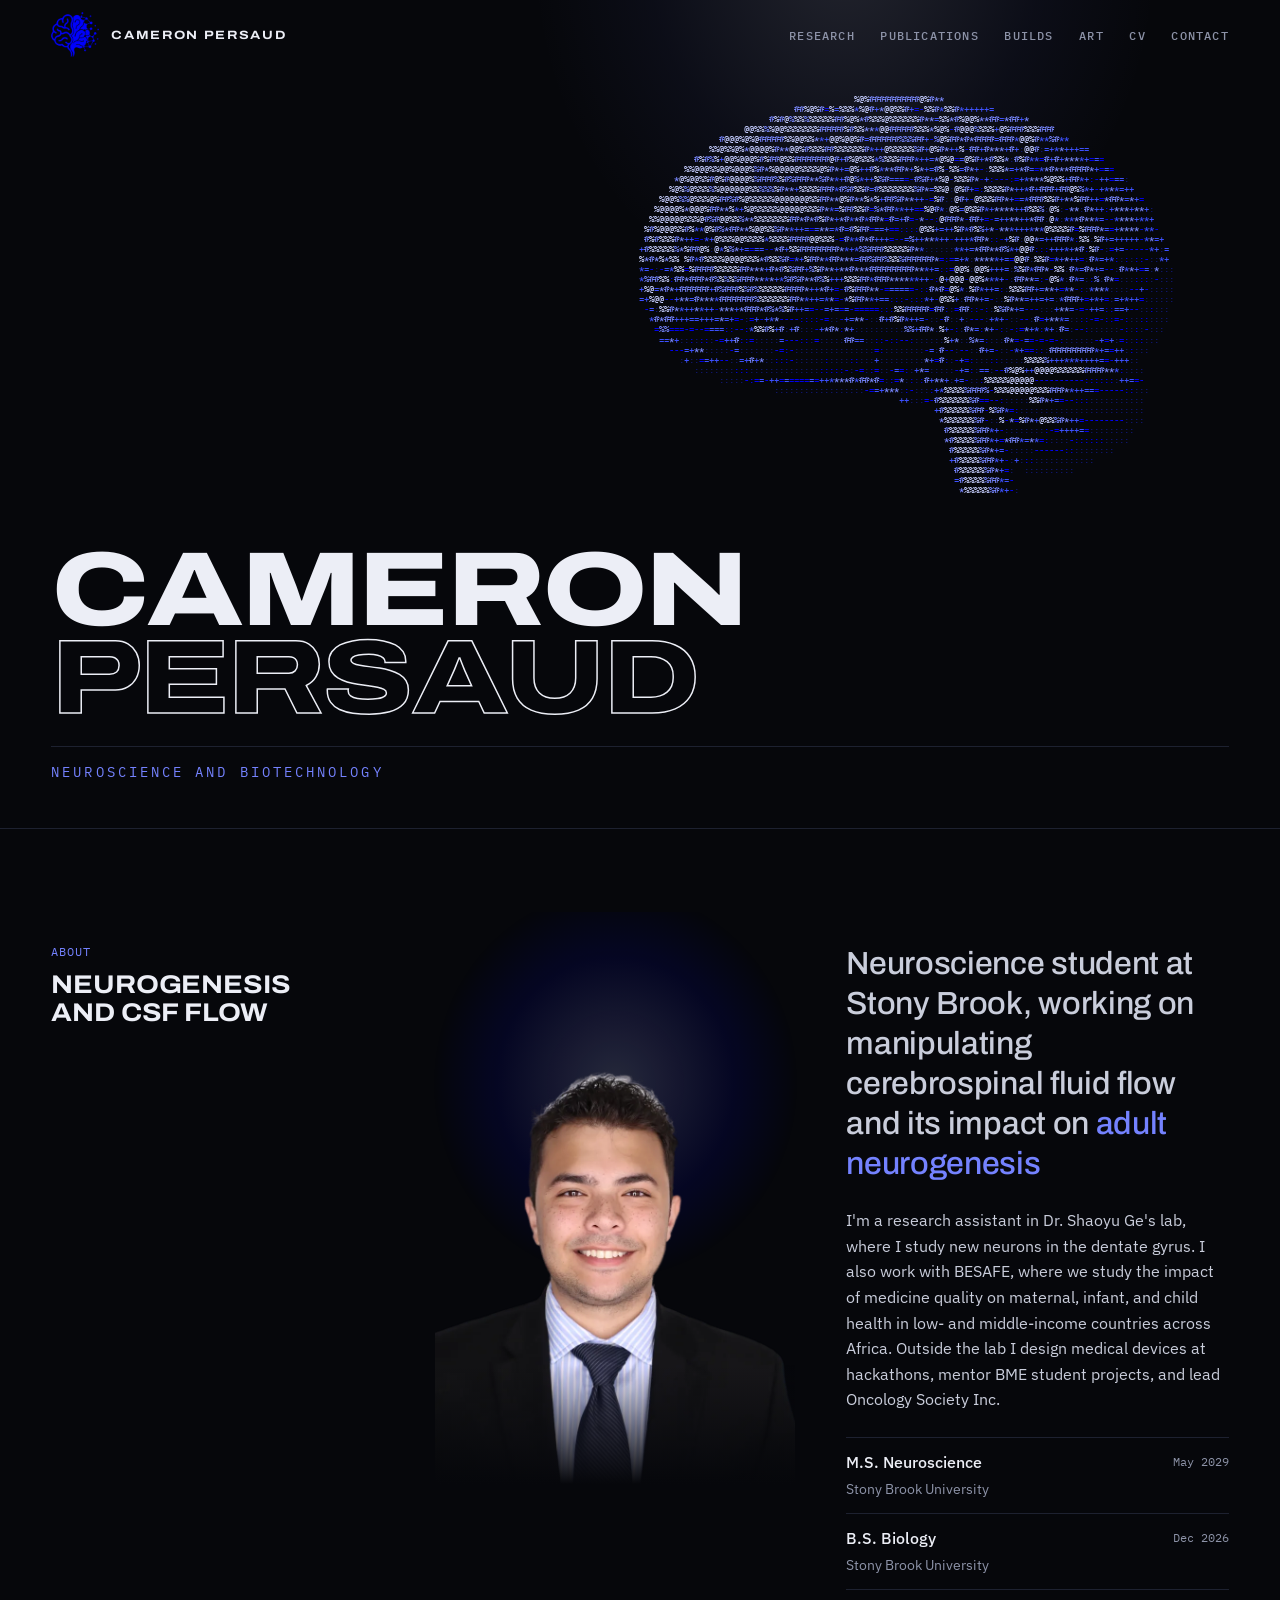
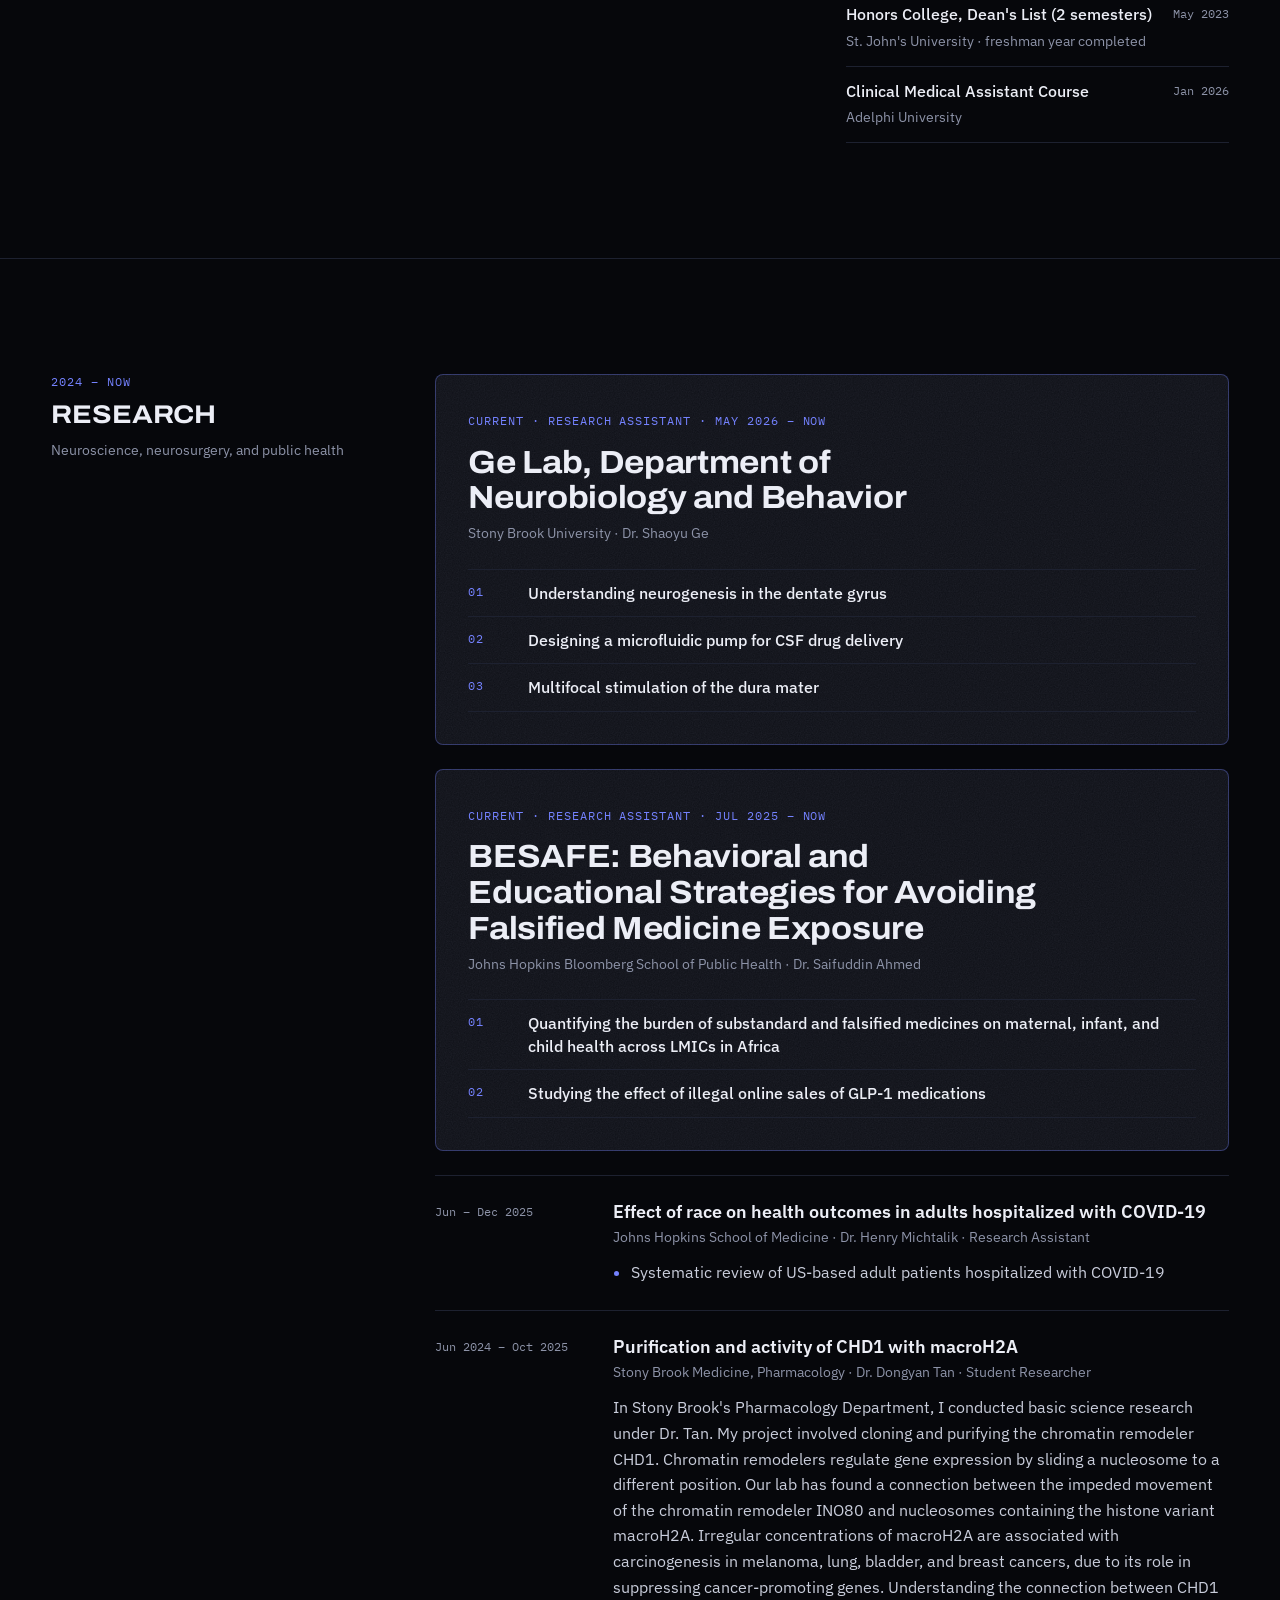
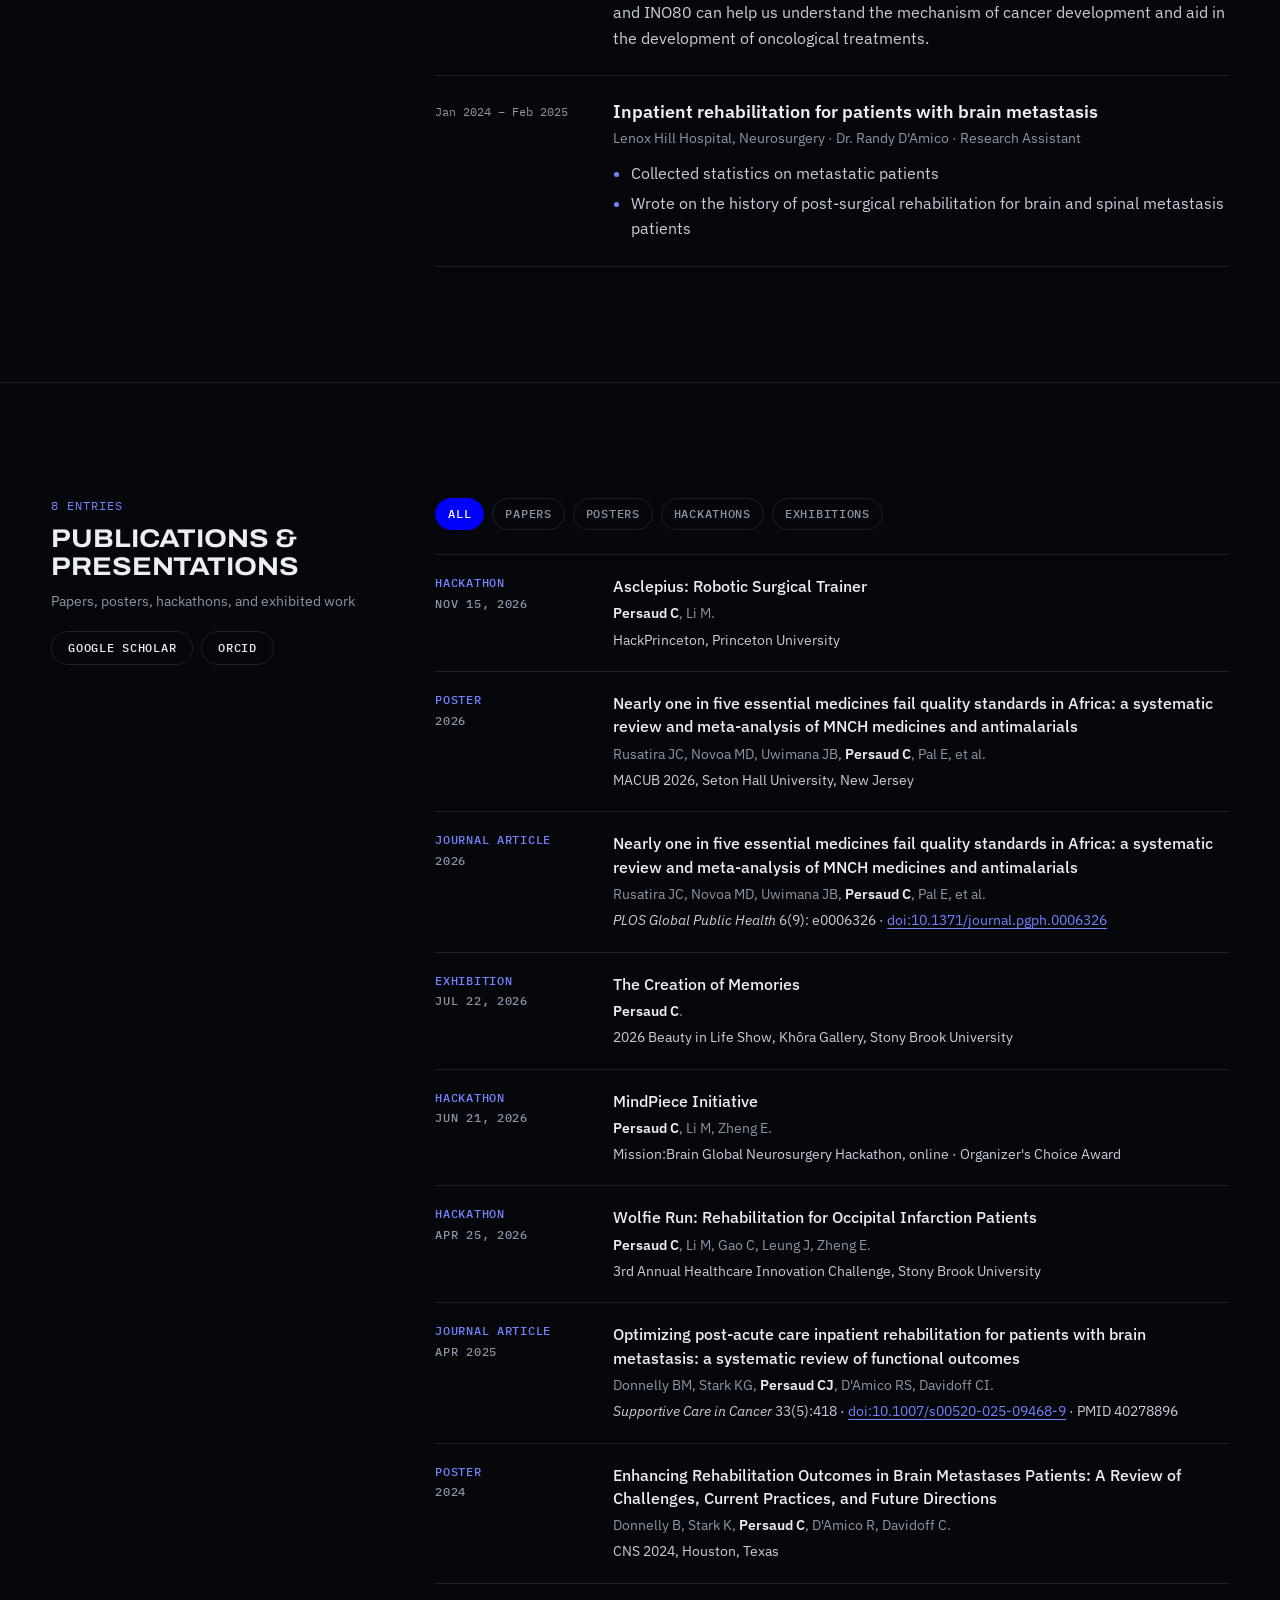
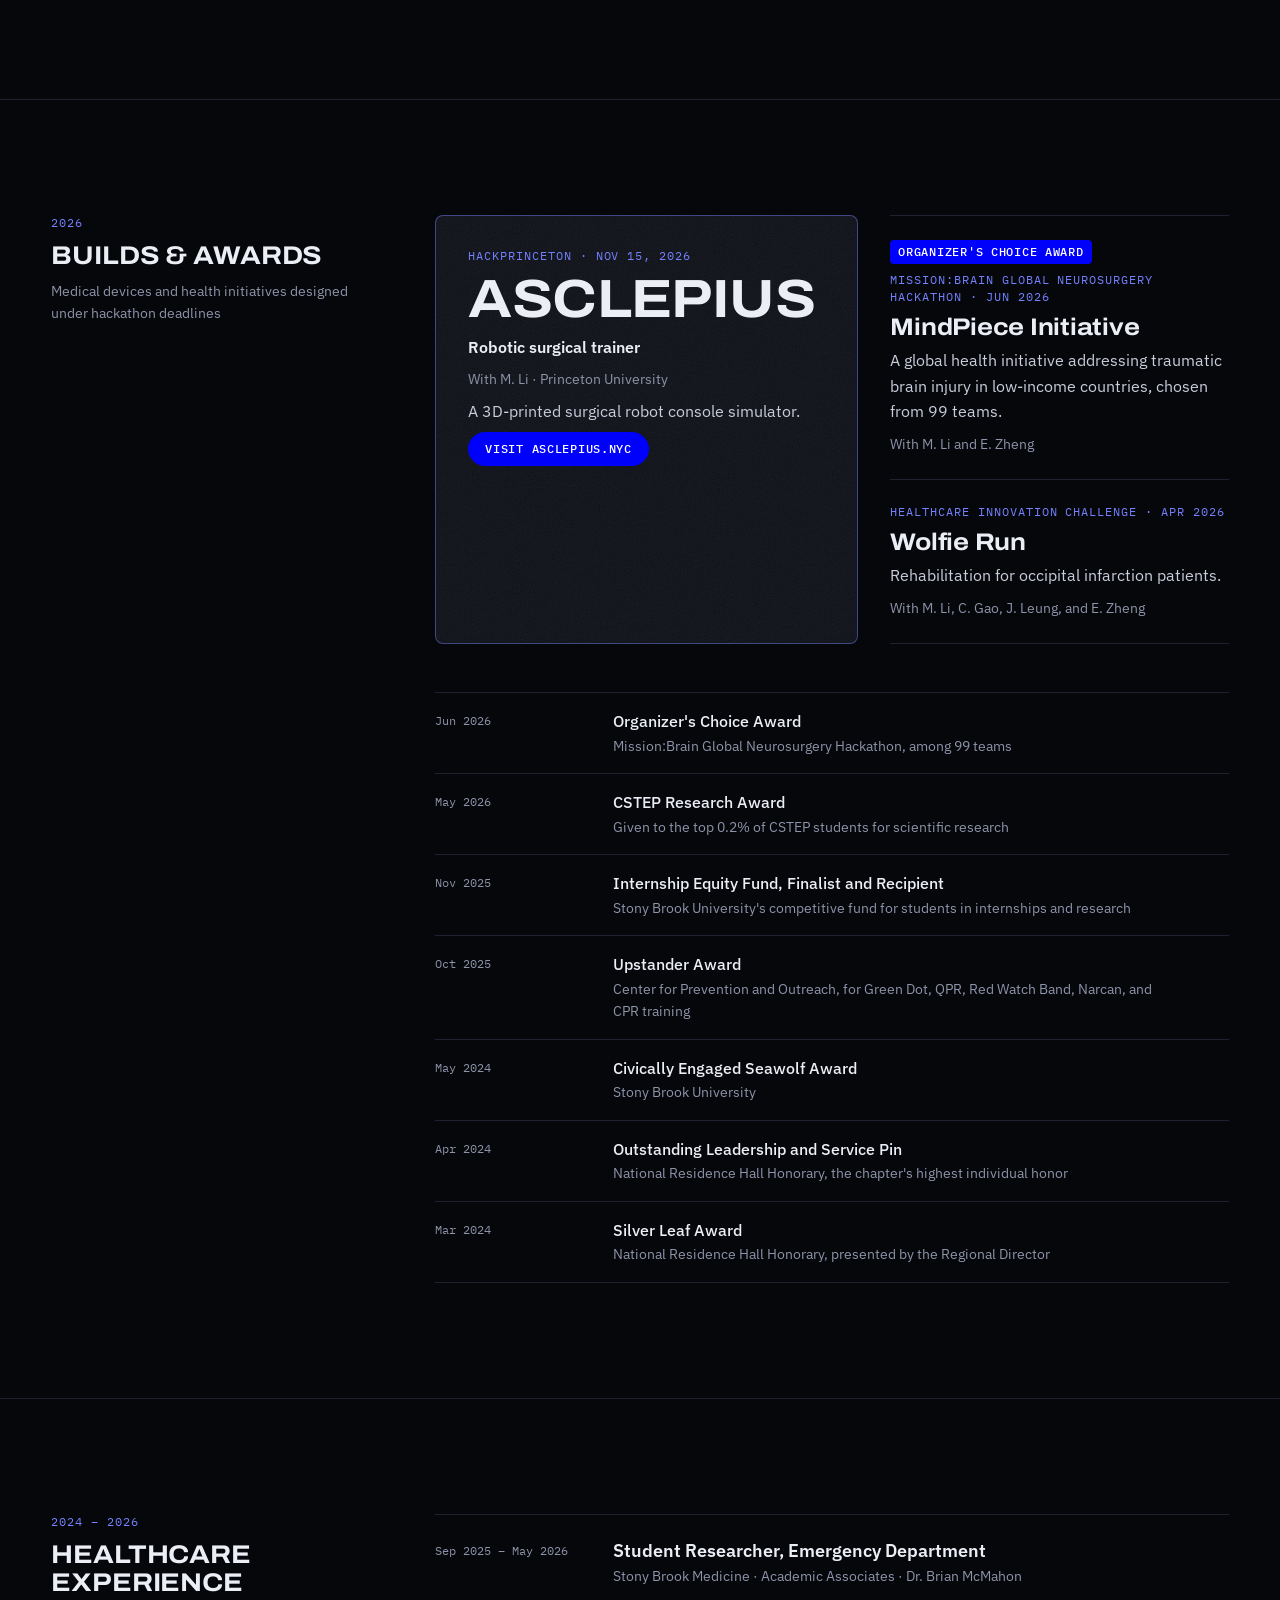
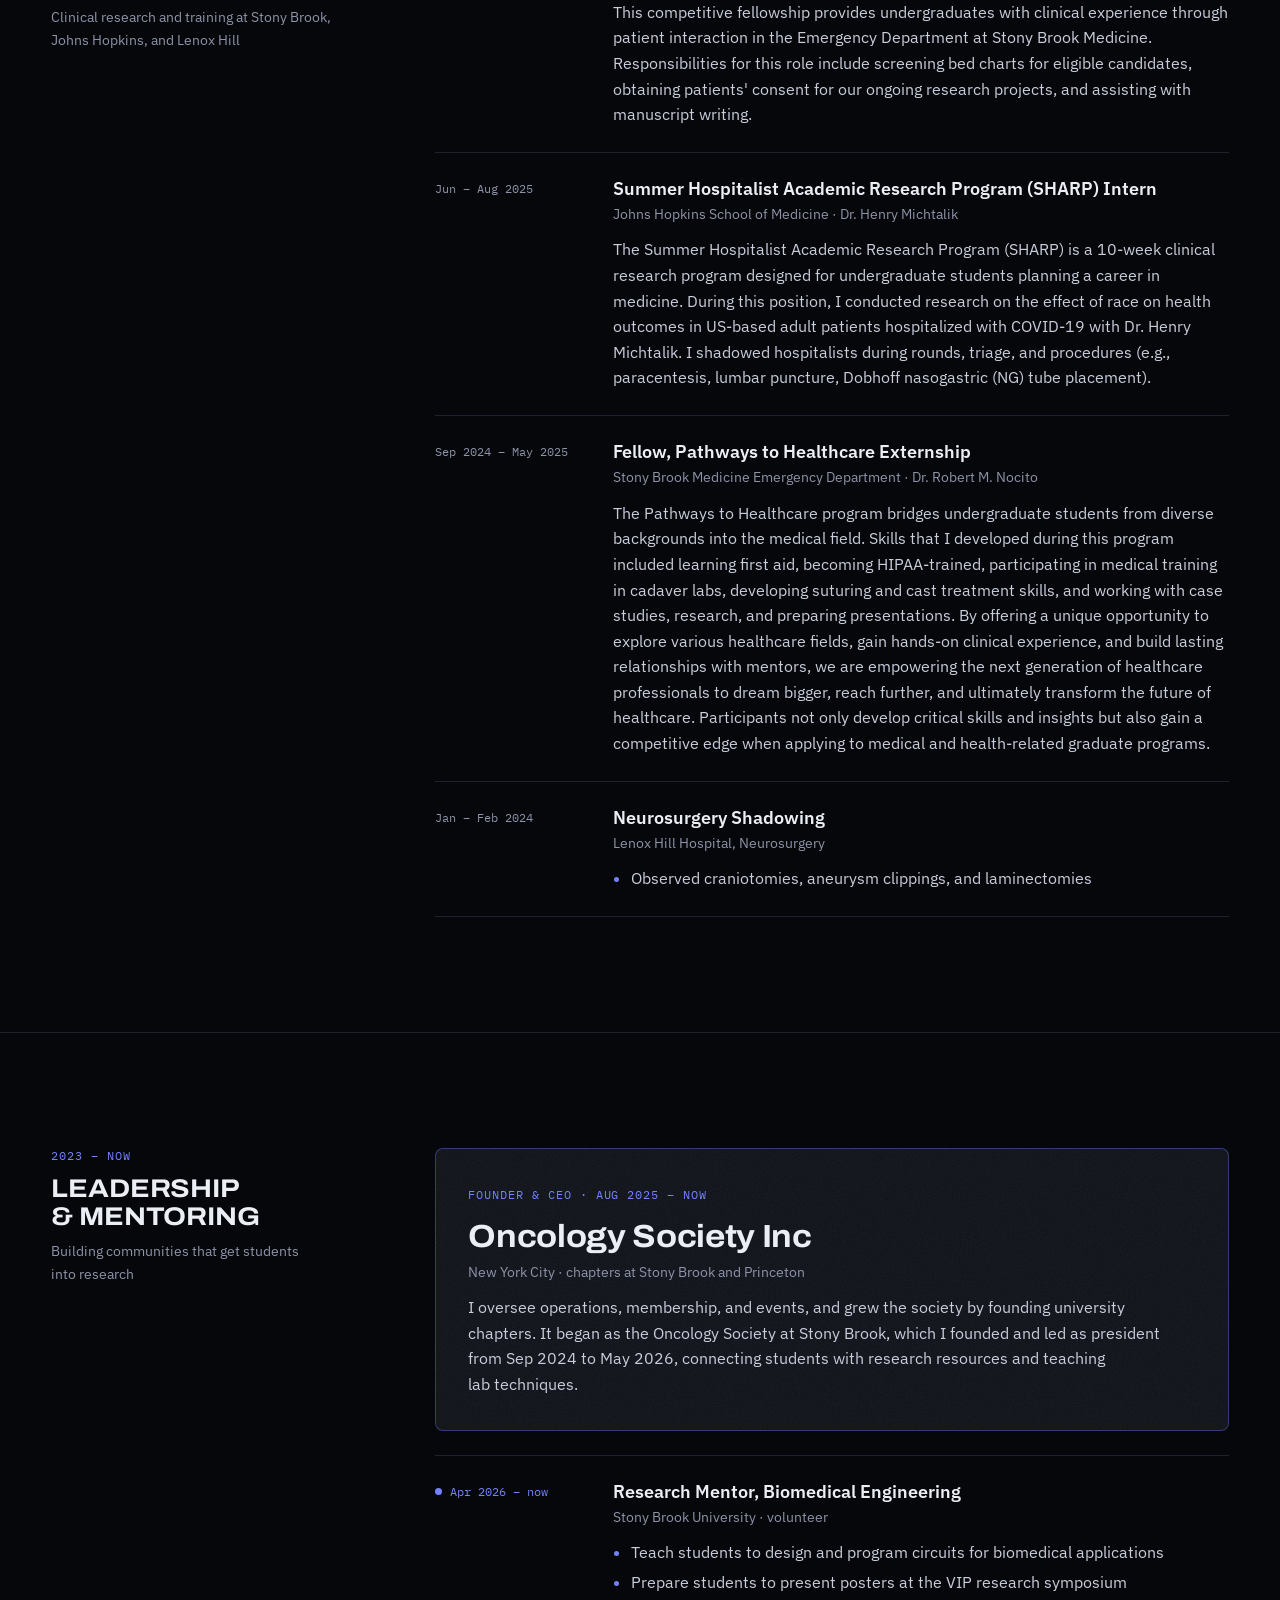
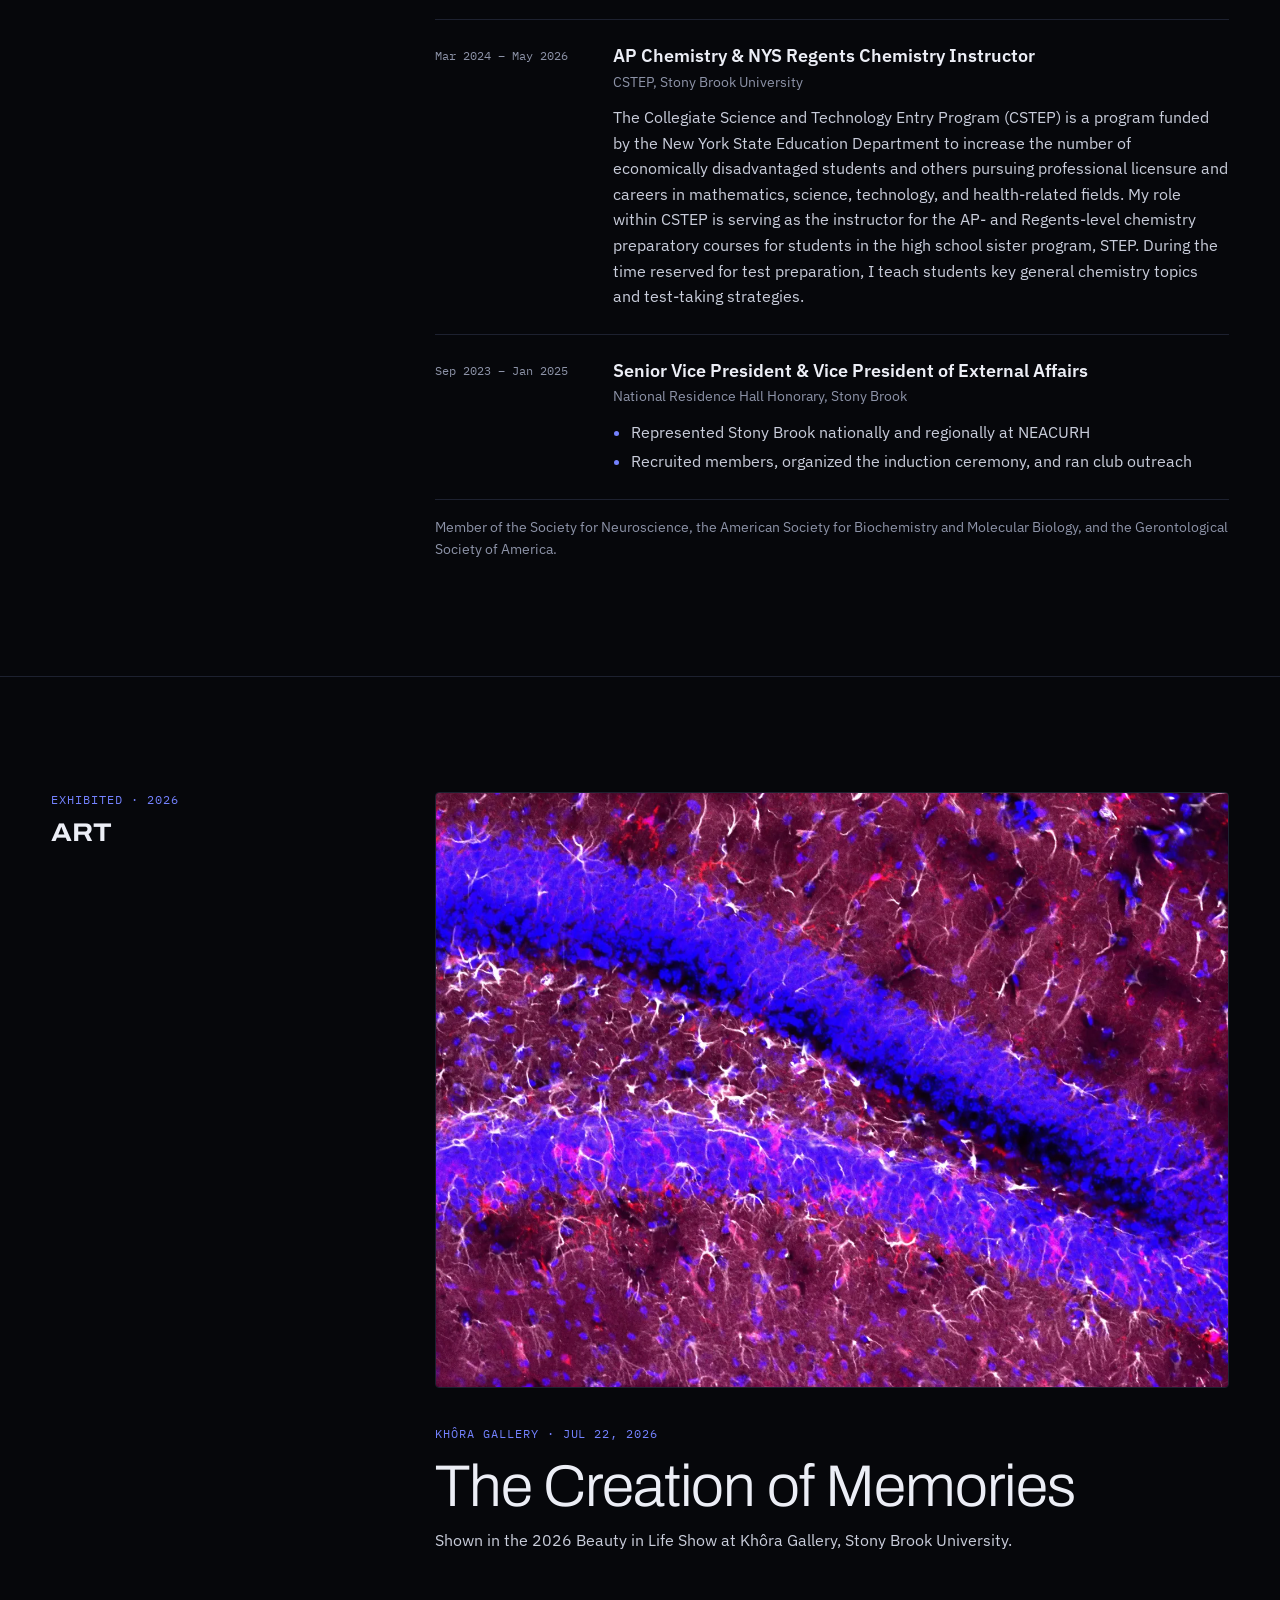
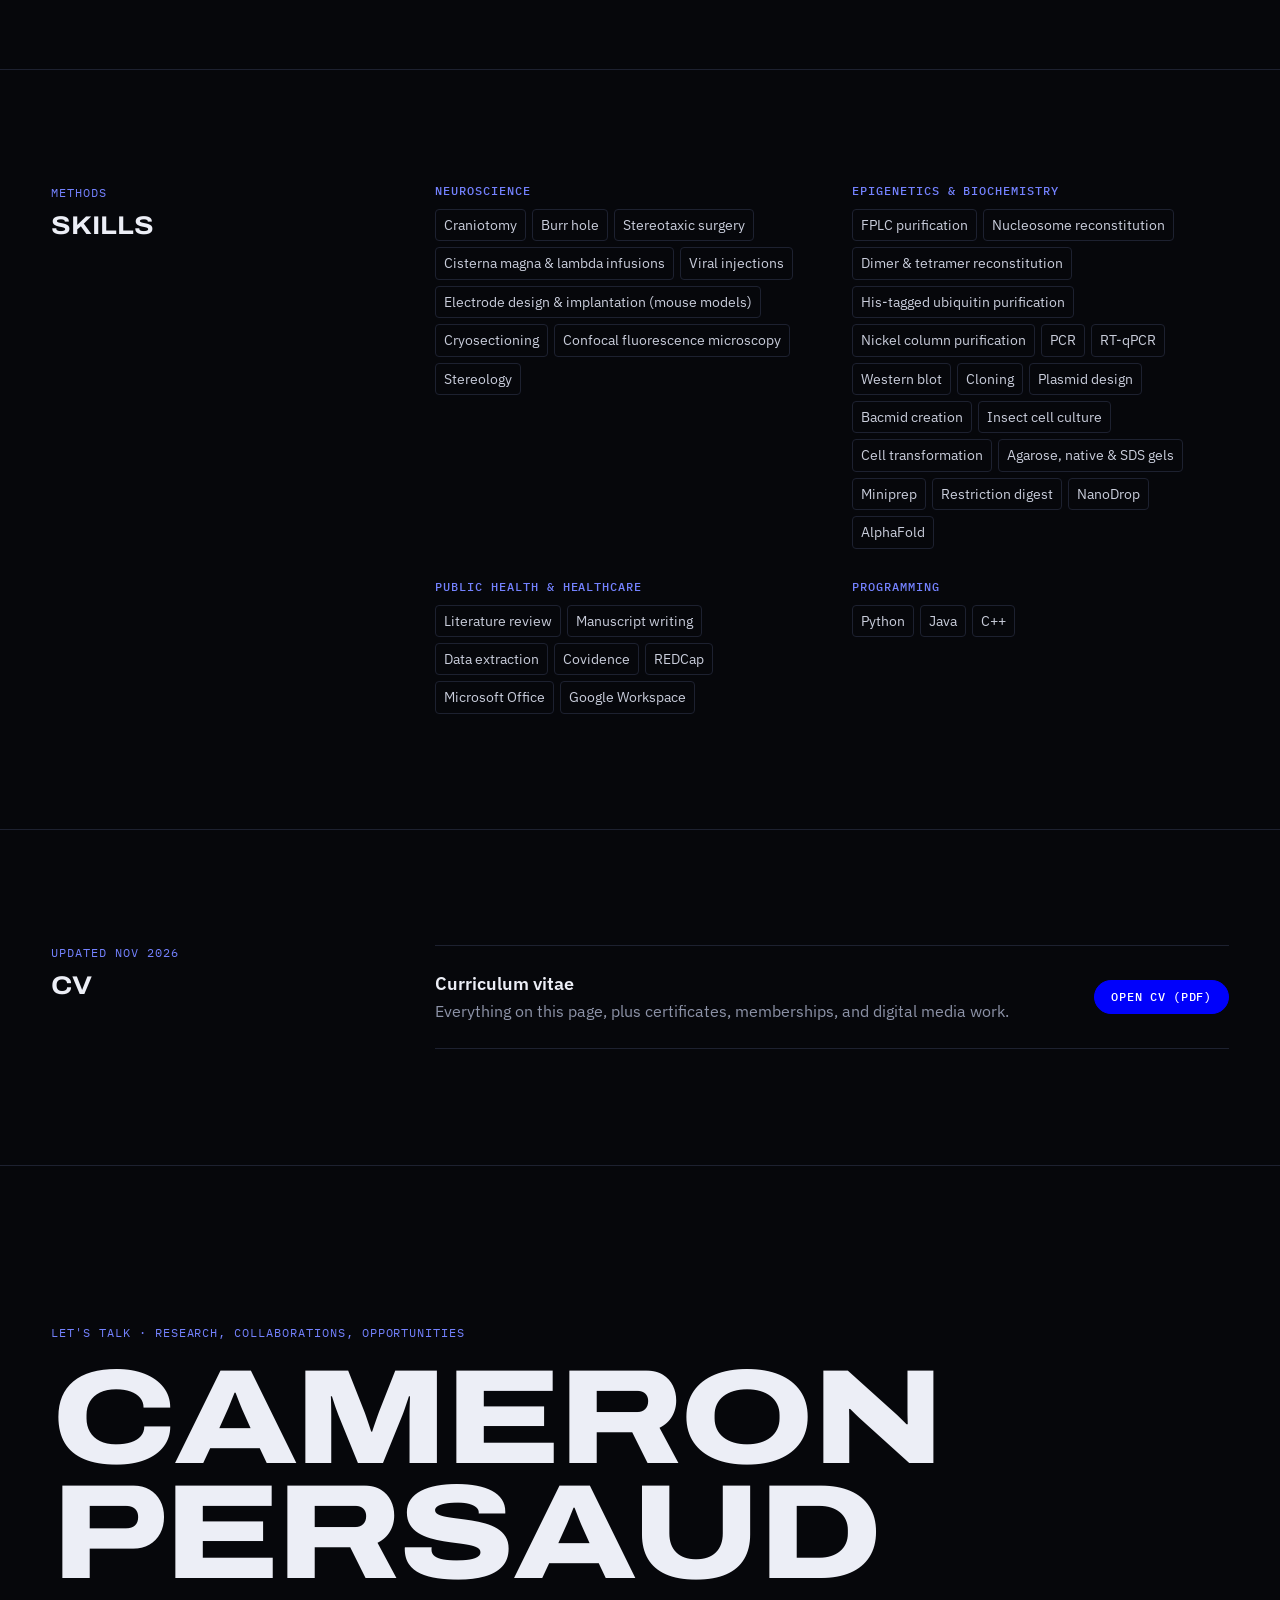
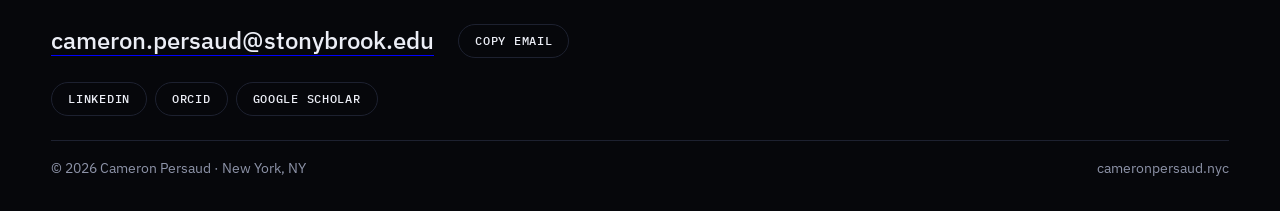
<file: docs/index.html>
<!DOCTYPE html>
<html lang="en">
<head>
<meta charset="utf-8">
<meta name="viewport" content="width=device-width, initial-scale=1">
<title>Cameron Persaud</title>
<meta name="description" content="Cameron Persaud is a neuroscience student and researcher at Stony Brook University studying cerebrospinal fluid flow and adult neurogenesis, with research at Johns Hopkins, Stony Brook Medicine, and Lenox Hill Hospital.">
<link rel="icon" type="image/png" href="assets/favicon.png">
<link rel="canonical" href="https://cameronpersaud.nyc/">
<link rel="apple-touch-icon" href="assets/apple-touch-icon.png">
<meta name="theme-color" content="#06070b">
<meta property="og:type" content="website">
<meta property="og:title" content="Cameron Persaud">
<meta property="og:description" content="Neuroscience student and researcher at Stony Brook University studying cerebrospinal fluid flow and adult neurogenesis.">
<meta property="og:url" content="https://cameronpersaud.nyc/">
<meta property="og:image" content="https://cameronpersaud.nyc/assets/headshot.webp">
<meta name="twitter:card" content="summary">
<link rel="preconnect" href="https://fonts.googleapis.com">
<link rel="preconnect" href="https://fonts.gstatic.com" crossorigin>
<link href="https://fonts.googleapis.com/css2?family=Archivo:wdth,wght@62..125,300..900&family=IBM+Plex+Mono:wght@400;500&family=IBM+Plex+Sans:ital,wght@0,400;0,500;0,600;1,400&display=swap" rel="stylesheet">
<style>
:root{
  /* Layout idea: a dark stage with one spotlight on a rotating brain, then a lab notebook:
     a sticky label rail on the left, entries on the right. */
  --stage:#06070b;        /* the black stage */
  --panel:#0d0f17;        /* the one raised surface, used only where elevation means "current" or "featured" */
  --line:#1d2130;         /* hairlines */
  --ink:#eceef6;          /* primary text */
  --soft:#c9cddb;         /* running text */
  --dim:#8d93a8;          /* secondary text */
  --brand:#0001fb;        /* Cameron's logo blue, sampled from the logo file */
  --signal:#7482ff;       /* the same hue lifted for readable text on black */
  --display:"Archivo", "Helvetica Neue", Arial, sans-serif;  /* expanded, for display only */
  --body:"IBM Plex Sans", "Helvetica Neue", Arial, sans-serif;
  --mono:"IBM Plex Mono", ui-monospace, Menlo, Consolas, monospace;
  /* type scale: every size on the page comes from here */
  --fs-label:12px; --fs-sm:14px; --fs-body:16px; --fs-md:18px; --fs-lg:clamp(20px,2vw,24px); --fs-xl:clamp(24px,2.6vw,32px);
  /* radius: small for tags and chips, medium for the few real cards, pill for buttons */
  --r-sm:4px; --r-md:8px; --r-pill:999px;
  /* film grain in place of gradients on raised panels */
  --grain:url("data:image/svg+xml,%3Csvg xmlns='http://www.w3.org/2000/svg' width='180' height='180'%3E%3Cfilter id='n'%3E%3CfeTurbulence type='fractalNoise' baseFrequency='.85' numOctaves='2' stitchTiles='stitch'/%3E%3CfeColorMatrix values='0 0 0 0 1 0 0 0 0 1 0 0 0 0 1 0 0 0 .07 0'/%3E%3C/filter%3E%3Crect width='100%25' height='100%25' filter='url(%23n)'/%3E%3C/svg%3E");
  --gutter:clamp(18px, 4vw, 56px);
  color-scheme:dark;
}
*{box-sizing:border-box}
html{scroll-behavior:smooth;scroll-padding-top:72px}
@media (prefers-reduced-motion:reduce){html{scroll-behavior:auto}}
body{margin:0;background:var(--stage);color:var(--ink);font:400 var(--fs-body)/1.6 var(--body);-webkit-font-smoothing:antialiased}
img{max-width:100%;display:block}
a{color:var(--signal);text-underline-offset:3px;text-decoration-thickness:1px}
a:hover{color:var(--ink)}
:focus-visible{outline:2px solid var(--signal);outline-offset:3px;border-radius:2px}
h1,h2,h3{text-wrap:balance;margin:0}
p{margin:0;text-wrap:pretty}
.mono{font-family:var(--mono);font-size:var(--fs-label);line-height:1.4;letter-spacing:.08em;text-transform:uppercase}
.skip{position:absolute;left:-999px;top:8px;background:var(--brand);color:#fff;padding:8px 12px;z-index:30}
.skip:focus{left:8px}

/* NAV */
.site-header{position:fixed;inset:0 0 auto 0;z-index:20;background:transparent;border-bottom:1px solid transparent;transition:background-color .25s,border-color .25s}
.site-header.solid{background:rgba(6,7,11,.9);backdrop-filter:blur(8px);border-bottom-color:var(--line)}
@media (prefers-reduced-motion:reduce){.site-header{transition:none}}
.nav{display:flex;align-items:center;gap:24px;padding:12px var(--gutter)}
.nav .mark{display:flex;align-items:center;gap:12px;color:var(--ink);text-decoration:none}
.nav .mark img{width:48px;height:auto}
.nav .mark span{font:700 var(--fs-label)/1 var(--display);font-stretch:118%;letter-spacing:.14em}
.nav ul{list-style:none;display:flex;gap:clamp(12px,2vw,28px);margin:0 0 0 auto;padding:0}
.nav ul a{color:var(--dim);text-decoration:none;font:500 var(--fs-label)/1 var(--mono);letter-spacing:.1em;text-transform:uppercase}
.nav ul a:hover{color:var(--ink)}
@media (max-width:820px){.nav ul li.opt{display:none}}
@media (max-width:480px){.nav .mark span{display:none}}

/* HERO */
.hero{position:relative;min-height:clamp(600px, 92dvh, 980px);display:grid;align-items:end;overflow:hidden;isolation:isolate}
#neurons{position:absolute;inset:0;width:100%;height:100%;z-index:-1}
/* the spotlight is the one deliberate gradient on the page: it is the light source the brain is lit by */
.beam{position:absolute;inset:0;z-index:-1;pointer-events:none;
  background:radial-gradient(ellipse 34% 62% at var(--sx,58%) -6%, rgba(205,212,255,.14), rgba(120,132,255,.05) 45%, transparent 72%)}
.hero-inner{padding:0 var(--gutter) clamp(28px,5vh,56px);display:grid;gap:24px}
/* the wordmark keeps an extra-heavy weight; everything else stays at bold or below */
.name{font-family:var(--display);font-weight:800;font-stretch:125%;line-height:.84;letter-spacing:-.025em;
  font-size:clamp(40px, 8.2vw, 128px);text-transform:uppercase}
.name span{display:block}
.name span:last-child{color:transparent;-webkit-text-stroke:1.5px var(--ink)}
@supports not (-webkit-text-stroke:1px #fff){.name span:last-child{color:var(--ink)}}
.ticker{margin:0;border-top:1px solid var(--line);padding-top:16px;color:var(--signal);font-size:var(--fs-sm);letter-spacing:.22em}

/* BUTTONS */
.btn{display:inline-flex;align-items:center;gap:8px;padding:10px 16px;border:1px solid var(--line);border-radius:var(--r-pill);
  color:var(--ink);text-decoration:none;font:500 var(--fs-label)/1 var(--mono);letter-spacing:.06em;text-transform:uppercase;background:transparent;cursor:pointer}
.btn:hover{border-color:var(--signal);color:var(--ink)}
.btn:active{opacity:.8}
.btn.solid{background:var(--brand);border-color:var(--brand);color:#fff}
.btn.solid:hover{background:#2230ff}

/* SECTIONS */
section.block{display:grid;grid-template-columns:minmax(250px,320px) minmax(0,1fr);gap:24px clamp(24px,5vw,80px);
  padding:clamp(64px,9vw,120px) var(--gutter);border-top:1px solid var(--line)}
.rail{position:sticky;top:84px;align-self:start;display:grid;gap:10px}
.rail .mono{color:var(--signal)}
.rail h2{font-family:var(--display);font-weight:700;font-stretch:112%;font-size:clamp(22px,2vw,28px);line-height:1.08;letter-spacing:-.005em;text-transform:uppercase;overflow-wrap:break-word}
.rail p{color:var(--dim);font-size:var(--fs-sm)}
.content{display:grid;gap:16px;min-width:0}
@media (max-width:820px){section.block{grid-template-columns:1fr}.rail{position:static}}

/* ABOUT */
.about{display:grid;grid-template-columns:minmax(220px,360px) 1fr;gap:clamp(24px,4vw,56px);align-items:start}
.portrait{position:relative;aspect-ratio:2/3;isolation:isolate;max-width:360px}
/* the headshot is lit by the same spotlight as the hero */
.portrait::before{content:"";position:absolute;inset:-6% -16% 0;z-index:-1;
  background:radial-gradient(ellipse 52% 46% at 50% 30%, rgba(170,180,255,.2), rgba(0,1,251,.1) 48%, transparent 74%)}
.portrait::after{content:"";position:absolute;left:0;right:0;bottom:0;height:22%;background:linear-gradient(transparent,var(--stage))}
.portrait img{width:100%;height:100%;object-fit:contain;object-position:bottom;filter:contrast(1.04) saturate(.95)}
.lede{font-family:var(--display);font-stretch:100%;font-weight:500;font-size:var(--fs-xl);line-height:1.25;letter-spacing:-.01em;max-width:30ch}
.lede em{font-style:normal;color:var(--signal)}
.about .copy{display:grid;gap:24px;max-width:62ch}
.about .copy>p{color:var(--soft)}
.edu{display:grid;border-top:1px solid var(--line)}
.edu div{display:grid;grid-template-columns:1fr auto;gap:4px 16px;padding:12px 0;border-bottom:1px solid var(--line)}
.edu b{font-weight:500}
.edu span{color:var(--dim);font-size:var(--fs-sm)}
.edu time{font:400 var(--fs-label)/1.4 var(--mono);color:var(--dim);white-space:nowrap;align-self:start;padding-top:4px}
@media (max-width:820px){.about{grid-template-columns:1fr}.portrait{max-width:300px}}

/* ENTRIES (research, healthcare, leadership) */
.entry{display:grid;grid-template-columns:150px 1fr;gap:8px 28px;padding:24px 0;border-bottom:1px solid var(--line)}
.entry:first-child{border-top:1px solid var(--line)}
.entry time{font:400 var(--fs-label)/1.4 var(--mono);color:var(--dim);padding-top:4px}
.entry .now{color:var(--signal)}
.entry .now::before{content:"";display:inline-block;width:7px;height:7px;border-radius:50%;background:var(--signal);margin-right:8px;vertical-align:1px}
.entry h3{font-family:var(--body);font-weight:600;font-size:var(--fs-md);line-height:1.35}
.entry .org{color:var(--dim);font-size:var(--fs-sm);margin-top:2px}
.entry ul{margin:12px 0 0;padding-left:18px;color:var(--soft);display:grid;gap:4px}
.entry ul li::marker{color:var(--signal)}
.entry .desc{margin-top:12px;color:var(--soft);max-width:68ch}
@media (max-width:600px){.entry{grid-template-columns:1fr}}
/* a real card: only for current positions */
.feature{position:relative;padding:32px;border:1px solid rgba(116,130,255,.35);border-radius:var(--r-md);background:var(--grain), var(--panel);margin-bottom:8px}
.feature .mono{color:var(--signal)}
.feature h3{font-family:var(--display);font-stretch:108%;font-weight:700;font-size:var(--fs-xl);line-height:1.12;margin:12px 0 6px;letter-spacing:-.01em}
.feature .org{color:var(--dim);font-size:var(--fs-sm)}
.feature .desc{margin-top:12px;color:var(--soft)}
.projects{list-style:none;margin:24px 0 0;padding:0;border-top:1px solid var(--line)}
.projects li{display:grid;grid-template-columns:48px 1fr;gap:12px;padding:12px 0;border-bottom:1px solid var(--line);font-weight:500;line-height:1.4}
.projects li span{font:400 var(--fs-label)/1.6 var(--mono);color:var(--signal);letter-spacing:.06em}

/* PUBLICATIONS */
.filters{display:flex;flex-wrap:wrap;gap:8px;margin-bottom:8px}
.filters button{font:500 var(--fs-label)/1 var(--mono);letter-spacing:.06em;text-transform:uppercase;color:var(--dim);background:transparent;border:1px solid var(--line);border-radius:var(--r-pill);padding:9px 12px;cursor:pointer}
.filters button[aria-pressed="true"]{color:#fff;background:var(--brand);border-color:var(--brand)}
.filters button:hover{color:var(--ink)}
.filters button:active{opacity:.8}
.pubs{list-style:none;margin:0;padding:0;border-top:1px solid var(--line)}
.pubs li{display:grid;grid-template-columns:150px 1fr;gap:8px 28px;padding:20px 0;border-bottom:1px solid var(--line)}
.pubs li[hidden]{display:none}
.pubs .kind{font:500 var(--fs-label)/1.4 var(--mono);letter-spacing:.06em;text-transform:uppercase;color:var(--signal)}
.pubs .kind time{display:block;color:var(--dim);margin-top:4px}
.pubs .t{font-weight:500;line-height:1.45}
.pubs .a{color:var(--dim);font-size:var(--fs-sm);margin-top:4px}
.pubs .a b{color:var(--ink);font-weight:600}
.pubs .v{font-size:var(--fs-sm);margin-top:4px;color:var(--soft)}
/* journal names stay italic: that is citation convention, not emphasis */
.pubs .v i{font-style:italic}
@media (max-width:600px){.pubs li{grid-template-columns:1fr}}
.ids{display:flex;flex-wrap:wrap;gap:8px;margin-top:8px}

/* BUILDS & AWARDS */
.builds{display:grid;grid-template-columns:1.25fr 1fr;gap:0 32px}
.build{display:grid;gap:8px;align-content:start;padding:24px 0;border-top:1px solid var(--line)}
.build + .build + .build{border-bottom:1px solid var(--line)}
.build.lead{grid-row:span 2;padding:32px;border:1px solid rgba(116,130,255,.45);border-radius:var(--r-md);background:var(--grain), var(--panel)}
.build h3{font-family:var(--display);font-stretch:112%;font-weight:700;font-size:var(--fs-lg);line-height:1.1;letter-spacing:-.01em}
.build.lead h3{font-size:clamp(36px,4.2vw,56px);text-transform:uppercase;line-height:1}
.build .mono{color:var(--signal)}
.build p{color:var(--soft)}
.build .who{color:var(--dim);font-size:var(--fs-sm)}
.badge{justify-self:start;display:inline-flex;align-items:center;font:500 var(--fs-label)/1 var(--mono);letter-spacing:.06em;text-transform:uppercase;color:#fff;background:var(--brand);padding:6px 8px;border-radius:var(--r-sm)}
@media (max-width:820px){.builds{grid-template-columns:1fr}.build.lead{grid-row:auto;margin-bottom:8px}}
.awards{list-style:none;margin:32px 0 0;padding:0;border-top:1px solid var(--line)}
.awards li{display:grid;grid-template-columns:150px 1fr;gap:4px 28px;padding:16px 0;border-bottom:1px solid var(--line)}
.awards time{font:400 var(--fs-label)/1.4 var(--mono);color:var(--dim);padding-top:4px}
.awards b{font-weight:500}
.awards span{display:block;color:var(--dim);font-size:var(--fs-sm)}
@media (max-width:600px){.awards li{grid-template-columns:1fr}}

/* ART */
.art{display:grid;gap:clamp(16px,3vw,32px)}
.plate{margin:0;border-radius:var(--r-sm);overflow:hidden;border:1px solid var(--line)}
.plate img{width:100%;height:auto}
.art h3{font-family:var(--display);font-stretch:100%;font-weight:300;font-size:clamp(32px,4.6vw,64px);line-height:1;letter-spacing:-.02em}
.art .mono{color:var(--signal)}
.art p{color:var(--soft);margin-top:12px}

/* SKILLS */
.skills{display:grid;grid-template-columns:repeat(2,1fr);gap:32px 40px}
.skills h3{font:500 var(--fs-label)/1 var(--mono);letter-spacing:.08em;text-transform:uppercase;color:var(--signal);margin-bottom:12px}
.chips{display:flex;flex-wrap:wrap;gap:6px;list-style:none;margin:0;padding:0}
.chips li{font-size:var(--fs-sm);border:1px solid var(--line);border-radius:var(--r-sm);padding:4px 8px;color:var(--soft)}
@media (max-width:700px){.skills{grid-template-columns:1fr}}

/* CV */
.cvrow{display:flex;flex-wrap:wrap;align-items:center;justify-content:space-between;gap:16px 24px;padding:24px 0;border-top:1px solid var(--line);border-bottom:1px solid var(--line)}
.cvrow p{color:var(--dim)}
.cvrow b{display:block;color:var(--ink);font-weight:600;font-size:var(--fs-md)}

/* FINALE */
.finale{padding:clamp(80px,12vw,160px) var(--gutter) 24px;border-top:1px solid var(--line)}
.finale .mono{color:var(--signal)}
.finale h2{font-family:var(--display);font-weight:800;font-stretch:125%;text-transform:uppercase;letter-spacing:-.025em;line-height:.86;font-size:clamp(44px,10.5vw,168px);margin:16px 0 32px}
.contact{display:flex;flex-wrap:wrap;gap:12px 24px;align-items:center}
.email{font:500 var(--fs-lg)/1.2 var(--body);color:var(--ink);text-decoration:none;border-bottom:1px solid var(--brand)}
.links{display:flex;flex-wrap:wrap;gap:8px;margin-top:24px}
.site-footer{display:flex;flex-wrap:wrap;justify-content:space-between;gap:12px;margin:0 var(--gutter);padding:16px 0 32px;border-top:1px solid var(--line);color:var(--dim);font-size:var(--fs-sm)}
.build .sub{color:var(--ink);font-weight:600}
.start{justify-self:start}
.note{color:var(--dim);font-size:var(--fs-sm)}
.art-title{margin-top:12px}
#copied{color:var(--signal);font:400 var(--fs-label)/1.4 var(--mono);min-height:1em}
</style>
</head>
<body>
<a class="skip" href="#about">Skip to content</a>

<header class="site-header">
<nav class="nav" aria-label="Main">
  <a class="mark" href="#top" aria-label="Cameron Persaud, back to top">
    <img src="assets/logo.webp" alt="" width="50" height="47">
    <span>CAMERON PERSAUD</span>
  </a>
  <ul>
    <li class="opt"><a href="#research">Research</a></li>
    <li class="opt"><a href="#publications">Publications</a></li>
    <li><a href="#builds">Builds</a></li>
    <li class="opt"><a href="#art">Art</a></li>
    <li><a href="#cv">CV</a></li>
    <li><a href="#contact">Contact</a></li>
  </ul>
</nav>
</header>

<main id="main">
<section class="hero" id="top" aria-label="Introduction">
  <canvas id="neurons" aria-hidden="true"></canvas>
  <div class="beam" aria-hidden="true"></div>
  <div class="hero-inner">
    <h1 class="name"><span>Cameron</span><span>Persaud</span></h1>
    <p class="ticker mono">Neuroscience and Biotechnology</p>
  </div>
</section>

<section class="block" id="about" aria-labelledby="about-h">
  <div class="rail">
    <span class="mono">About</span>
    <h2 id="about-h">Neurogenesis and CSF flow</h2>
  </div>
  <div class="content">
    <div class="about">
      <div class="portrait"><img src="assets/headshot.webp" alt="Portrait of Cameron Persaud" width="760" height="1140"></div>
      <div class="copy">
        <p class="lede">Neuroscience student at Stony Brook, working on manipulating cerebrospinal fluid flow and its impact on <em>adult neurogenesis</em></p>
        <p>I'm a research assistant in Dr. Shaoyu Ge's lab, where I study new neurons in the dentate gyrus. I also work with BESAFE, where we study the impact of medicine quality on maternal, infant, and child health in low- and middle-income countries across Africa. Outside the lab I design medical devices at hackathons, mentor BME student projects, and lead Oncology Society Inc.</p>
        <div class="edu" aria-label="Education">
          <div><p><b>M.S. Neuroscience</b><br><span>Stony Brook University</span></p><time>May 2029</time></div>
          <div><p><b>B.S. Biology</b><br><span>Stony Brook University</span></p><time>Dec 2026</time></div>
          <div><p><b>Honors College, Dean's List (2 semesters)</b><br><span>St. John's University · freshman year completed</span></p><time>May 2023</time></div>
          <div><p><b>Clinical Medical Assistant Course</b><br><span>Adelphi University</span></p><time>Jan 2026</time></div>
        </div>
      </div>
    </div>
  </div>
</section>

<section class="block" id="research" aria-labelledby="research-h">
  <div class="rail">
    <span class="mono">2024 – now</span>
    <h2 id="research-h">Research</h2>
    <p>Neuroscience, neurosurgery, and public health</p>
  </div>
  <div class="content">
    <article class="feature">
      <span class="mono">Current · Research Assistant · May 2026 – now</span>
      <h3>Ge Lab, Department of Neurobiology and Behavior</h3>
      <p class="org">Stony Brook University · Dr. Shaoyu Ge</p>
      <ol class="projects" aria-label="Projects"><li><span>01</span>Understanding neurogenesis in the dentate gyrus</li><li><span>02</span>Designing a microfluidic pump for CSF drug delivery</li><li><span>03</span>Multifocal stimulation of the dura mater</li></ol>
    </article>
    <article class="feature">
      <span class="mono">Current · Research Assistant · Jul 2025 – now</span>
      <h3>BESAFE: Behavioral and Educational Strategies for Avoiding Falsified Medicine Exposure</h3>
      <p class="org">Johns Hopkins Bloomberg School of Public Health · Dr. Saifuddin Ahmed</p>
      <ol class="projects" aria-label="Projects"><li><span>01</span>Quantifying the burden of substandard and falsified medicines on maternal, infant, and child health across LMICs in Africa</li><li><span>02</span>Studying the effect of illegal online sales of GLP-1 medications</li></ol>
    </article>
    <div>
      <article class="entry">
        <time>Jun – Dec 2025</time>
        <div>
          <h3>Effect of race on health outcomes in adults hospitalized with COVID-19</h3>
          <p class="org">Johns Hopkins School of Medicine · Dr. Henry Michtalik · Research Assistant</p>
          <ul><li>Systematic review of US-based adult patients hospitalized with COVID-19</li></ul>
        </div>
      </article>
      <article class="entry">
        <time>Jun 2024 – Oct 2025</time>
        <div>
          <h3>Purification and activity of CHD1 with macroH2A</h3>
          <p class="org">Stony Brook Medicine, Pharmacology · Dr. Dongyan Tan · Student Researcher</p>
          <p class="desc">In Stony Brook&#39;s Pharmacology Department, I conducted basic science research under Dr. Tan. My project involved cloning and purifying the chromatin remodeler CHD1. Chromatin remodelers regulate gene expression by sliding a nucleosome to a different position. Our lab has found a connection between the impeded movement of the chromatin remodeler INO80 and nucleosomes containing the histone variant macroH2A. Irregular concentrations of macroH2A are associated with carcinogenesis in melanoma, lung, bladder, and breast cancers, due to its role in suppressing cancer-promoting genes. Understanding the connection between CHD1 and INO80 can help us understand the mechanism of cancer development and aid in the development of oncological treatments.</p>
        </div>
      </article>
      <article class="entry">
        <time>Jan 2024 – Feb 2025</time>
        <div>
          <h3>Inpatient rehabilitation for patients with brain metastasis</h3>
          <p class="org">Lenox Hill Hospital, Neurosurgery · Dr. Randy D'Amico · Research Assistant</p>
          <ul>
            <li>Collected statistics on metastatic patients</li>
            <li>Wrote on the history of post-surgical rehabilitation for brain and spinal metastasis patients</li>
          </ul>
        </div>
      </article>
    </div>
  </div>
</section>

<section class="block" id="publications" aria-labelledby="pubs-h">
  <div class="rail">
    <span class="mono">8 entries</span>
    <h2 id="pubs-h">Publications &amp; presentations</h2>
    <p>Papers, posters, hackathons, and exhibited work</p>
    <div class="ids">
      <a class="btn" href="https://scholar.google.com/citations?user=836-B0YAAAAJ&amp;hl=en">Google Scholar</a>
      <a class="btn" href="https://orcid.org/0009-0005-1488-1659">ORCID</a>
    </div>
  </div>
  <div class="content">
    <div class="filters" role="group" aria-label="Filter by type">
      <button type="button" id="f-all" data-f="all" aria-pressed="true">All</button>
      <button type="button" id="f-paper" data-f="paper" aria-pressed="false">Papers</button>
      <button type="button" id="f-poster" data-f="poster" aria-pressed="false">Posters</button>
      <button type="button" id="f-build" data-f="build" aria-pressed="false">Hackathons</button>
      <button type="button" id="f-art" data-f="art" aria-pressed="false">Exhibitions</button>
    </div>
    <ol class="pubs" id="pubs">
      <li data-k="build"><p class="kind">Hackathon<time>Nov 15, 2026</time></p>
        <div><p class="t">Asclepius: Robotic Surgical Trainer</p><p class="a"><b>Persaud C</b>, Li M.</p><p class="v">HackPrinceton, Princeton University</p></div></li>
      <li data-k="poster"><p class="kind">Poster<time>2026</time></p>
        <div><p class="t">Nearly one in five essential medicines fail quality standards in Africa: a systematic review and meta-analysis of MNCH medicines and antimalarials</p><p class="a">Rusatira JC, Novoa MD, Uwimana JB, <b>Persaud C</b>, Pal E, et al.</p><p class="v">MACUB 2026, Seton Hall University, New Jersey</p></div></li>
      <li data-k="paper"><p class="kind">Journal article<time>2026</time></p>
        <div><p class="t">Nearly one in five essential medicines fail quality standards in Africa: a systematic review and meta-analysis of MNCH medicines and antimalarials</p><p class="a">Rusatira JC, Novoa MD, Uwimana JB, <b>Persaud C</b>, Pal E, et al.</p><p class="v"><i>PLOS Global Public Health</i> 6(9): e0006326 · <a href="https://doi.org/10.1371/journal.pgph.0006326">doi:10.1371/journal.pgph.0006326</a></p></div></li>
      <li data-k="art"><p class="kind">Exhibition<time>Jul 22, 2026</time></p>
        <div><p class="t">The Creation of Memories</p><p class="a"><b>Persaud C</b>.</p><p class="v">2026 Beauty in Life Show, Khôra Gallery, Stony Brook University</p></div></li>
      <li data-k="build"><p class="kind">Hackathon<time>Jun 21, 2026</time></p>
        <div><p class="t">MindPiece Initiative</p><p class="a"><b>Persaud C</b>, Li M, Zheng E.</p><p class="v">Mission:Brain Global Neurosurgery Hackathon, online · Organizer's Choice Award</p></div></li>
      <li data-k="build"><p class="kind">Hackathon<time>Apr 25, 2026</time></p>
        <div><p class="t">Wolfie Run: Rehabilitation for Occipital Infarction Patients</p><p class="a"><b>Persaud C</b>, Li M, Gao C, Leung J, Zheng E.</p><p class="v">3rd Annual Healthcare Innovation Challenge, Stony Brook University</p></div></li>
      <li data-k="paper"><p class="kind">Journal article<time>Apr 2025</time></p>
        <div><p class="t">Optimizing post-acute care inpatient rehabilitation for patients with brain metastasis: a systematic review of functional outcomes</p><p class="a">Donnelly BM, Stark KG, <b>Persaud CJ</b>, D'Amico RS, Davidoff CI.</p><p class="v"><i>Supportive Care in Cancer</i> 33(5):418 · <a href="https://doi.org/10.1007/s00520-025-09468-9">doi:10.1007/s00520-025-09468-9</a> · PMID 40278896</p></div></li>
      <li data-k="poster"><p class="kind">Poster<time>2024</time></p>
        <div><p class="t">Enhancing Rehabilitation Outcomes in Brain Metastases Patients: A Review of Challenges, Current Practices, and Future Directions</p><p class="a">Donnelly B, Stark K, <b>Persaud C</b>, D'Amico R, Davidoff C.</p><p class="v">CNS 2024, Houston, Texas</p></div></li>
    </ol>
  </div>
</section>

<section class="block" id="builds" aria-labelledby="builds-h">
  <div class="rail">
    <span class="mono">2026</span>
    <h2 id="builds-h">Builds &amp; awards</h2>
    <p>Medical devices and health initiatives designed under hackathon deadlines</p>
  </div>
  <div class="content">
    <div class="builds">
      <article class="build lead">
        <span class="mono">HackPrinceton · Nov 15, 2026</span>
        <h3>Asclepius</h3>
        <p class="sub">Robotic surgical trainer</p>
        <p class="who">With M. Li · Princeton University</p>
        <p>A 3D-printed surgical robot console simulator.</p>
        <a class="btn solid start" href="https://asclepius.nyc">Visit asclepius.nyc</a>
      </article>
      <article class="build">
        <span class="badge">Organizer's Choice Award</span>
        <span class="mono">Mission:Brain Global Neurosurgery Hackathon · Jun 2026</span>
        <h3>MindPiece Initiative</h3>
        <p>A global health initiative addressing traumatic brain injury in low-income countries, chosen from 99 teams.</p>
        <p class="who">With M. Li and E. Zheng</p>
      </article>
      <article class="build">
        <span class="mono">Healthcare Innovation Challenge · Apr 2026</span>
        <h3>Wolfie Run</h3>
        <p>Rehabilitation for occipital infarction patients.</p>
        <p class="who">With M. Li, C. Gao, J. Leung, and E. Zheng</p>
      </article>
    </div>
    <ul class="awards" aria-label="Awards">
      <li><time>Jun 2026</time><p><b>Organizer's Choice Award</b><span>Mission:Brain Global Neurosurgery Hackathon, among 99 teams</span></p></li>
      <li><time>May 2026</time><p><b>CSTEP Research Award</b><span>Given to the top 0.2% of CSTEP students for scientific research</span></p></li>
      <li><time>Nov 2025</time><p><b>Internship Equity Fund, Finalist and Recipient</b><span>Stony Brook University's competitive fund for students in internships and research</span></p></li>
      <li><time>Oct 2025</time><p><b>Upstander Award</b><span>Center for Prevention and Outreach, for Green Dot, QPR, Red Watch Band, Narcan, and CPR training</span></p></li>
      <li><time>May 2024</time><p><b>Civically Engaged Seawolf Award</b><span>Stony Brook University</span></p></li>
      <li><time>Apr 2024</time><p><b>Outstanding Leadership and Service Pin</b><span>National Residence Hall Honorary, the chapter's highest individual honor</span></p></li>
      <li><time>Mar 2024</time><p><b>Silver Leaf Award</b><span>National Residence Hall Honorary, presented by the Regional Director</span></p></li>
    </ul>
  </div>
</section>

<section class="block" id="healthcare" aria-labelledby="care-h">
  <div class="rail">
    <span class="mono">2024 – 2026</span>
    <h2 id="care-h">Healthcare experience</h2>
    <p>Clinical research and training at Stony Brook, Johns Hopkins, and Lenox Hill</p>
  </div>
  <div class="content">
    <div>
      <article class="entry"><time>Sep 2025 – May 2026</time><div>
        <h3>Student Researcher, Emergency Department</h3>
        <p class="org">Stony Brook Medicine · Academic Associates · Dr. Brian McMahon</p>
        <p class="desc">This competitive fellowship provides undergraduates with clinical experience through patient interaction in the Emergency Department at Stony Brook Medicine. Responsibilities for this role include screening bed charts for eligible candidates, obtaining patients&#39; consent for our ongoing research projects, and assisting with manuscript writing.</p></div></article>
      <article class="entry"><time>Jun – Aug 2025</time><div>
        <h3>Summer Hospitalist Academic Research Program (SHARP) Intern</h3>
        <p class="org">Johns Hopkins School of Medicine · Dr. Henry Michtalik</p>
        <p class="desc">The Summer Hospitalist Academic Research Program (SHARP) is a 10-week clinical research program designed for undergraduate students planning a career in medicine. During this position, I conducted research on the effect of race on health outcomes in US-based adult patients hospitalized with COVID-19 with Dr. Henry Michtalik. I shadowed hospitalists during rounds, triage, and procedures (e.g., paracentesis, lumbar puncture, Dobhoff nasogastric (NG) tube placement).</p></div></article>
      <article class="entry"><time>Sep 2024 – May 2025</time><div>
        <h3>Fellow, Pathways to Healthcare Externship</h3>
        <p class="org">Stony Brook Medicine Emergency Department · Dr. Robert M. Nocito</p>
        <p class="desc">The Pathways to Healthcare program bridges undergraduate students from diverse backgrounds into the medical field. Skills that I developed during this program included learning first aid, becoming HIPAA-trained, participating in medical training in cadaver labs, developing suturing and cast treatment skills, and working with case studies, research, and preparing presentations. By offering a unique opportunity to explore various healthcare fields, gain hands-on clinical experience, and build lasting relationships with mentors, we are empowering the next generation of healthcare professionals to dream bigger, reach further, and ultimately transform the future of healthcare. Participants not only develop critical skills and insights but also gain a competitive edge when applying to medical and health-related graduate programs.</p></div></article>
      <article class="entry"><time>Jan – Feb 2024</time><div>
        <h3>Neurosurgery Shadowing</h3>
        <p class="org">Lenox Hill Hospital, Neurosurgery</p>
        <ul><li>Observed craniotomies, aneurysm clippings, and laminectomies</li></ul></div></article>
    </div>
  </div>
</section>

<section class="block" id="leadership" aria-labelledby="lead-h">
  <div class="rail">
    <span class="mono">2023 – now</span>
    <h2 id="lead-h">Leadership &amp; mentoring</h2>
    <p>Building communities that get students into research</p>
  </div>
  <div class="content">
    <article class="feature">
      <span class="mono">Founder &amp; CEO · Aug 2025 – now</span>
      <h3>Oncology Society Inc</h3>
      <p class="org">New York City · chapters at Stony Brook and Princeton</p>
      <p class="desc">I oversee operations, membership, and events, and grew the society by founding university chapters. It began as the Oncology Society at Stony Brook, which I founded and led as president from Sep 2024 to May 2026, connecting students with research resources and teaching lab techniques.</p>
    </article>
    <div>
      <article class="entry"><time class="now">Apr 2026 – now</time><div>
        <h3>Research Mentor, Biomedical Engineering</h3>
        <p class="org">Stony Brook University · volunteer</p>
        <ul><li>Teach students to design and program circuits for biomedical applications</li><li>Prepare students to present posters at the VIP research symposium</li></ul></div></article>
      <article class="entry"><time>Mar 2024 – May 2026</time><div>
        <h3>AP Chemistry &amp; NYS Regents Chemistry Instructor</h3>
        <p class="org">CSTEP, Stony Brook University</p>
        <p class="desc">The Collegiate Science and Technology Entry Program (CSTEP) is a program funded by the New York State Education Department to increase the number of economically disadvantaged students and others pursuing professional licensure and careers in mathematics, science, technology, and health-related fields. My role within CSTEP is serving as the instructor for the AP- and Regents-level chemistry preparatory courses for students in the high school sister program, STEP. During the time reserved for test preparation, I teach students key general chemistry topics and test-taking strategies.</p></div></article>
      <article class="entry"><time>Sep 2023 – Jan 2025</time><div>
        <h3>Senior Vice President &amp; Vice President of External Affairs</h3>
        <p class="org">National Residence Hall Honorary, Stony Brook</p>
        <ul><li>Represented Stony Brook nationally and regionally at NEACURH</li><li>Recruited members, organized the induction ceremony, and ran club outreach</li></ul></div></article>
    </div>
    <p class="note">Member of the Society for Neuroscience, the American Society for Biochemistry and Molecular Biology, and the Gerontological Society of America.</p>
  </div>
</section>

<section class="block" id="art" aria-labelledby="art-h">
  <div class="rail">
    <span class="mono">Exhibited · 2026</span>
    <h2 id="art-h">Art</h2>
  </div>
  <div class="content">
    <div class="art">
      <figure class="plate"><img src="assets/creation-of-memories.webp" alt="The Creation of Memories: a fluorescent image of the dentate gyrus, with bands of blue cell nuclei crossed by bright white branching cells on a deep red field" width="1400" height="1050"></figure>
      <div>
        <span class="mono">Khôra Gallery · Jul 22, 2026</span>
        <h3 class="art-title">The Creation of Memories</h3>
        <p>Shown in the 2026 Beauty in Life Show at Khôra Gallery, Stony Brook University.</p>
      </div>
    </div>
  </div>
</section>

<section class="block" id="skills" aria-labelledby="skills-h">
  <div class="rail">
    <span class="mono">Methods</span>
    <h2 id="skills-h">Skills</h2>
  </div>
  <div class="content">
    <div class="skills">
      <div><h3>Neuroscience</h3><ul class="chips">
        <li>Craniotomy</li><li>Burr hole</li><li>Stereotaxic surgery</li><li>Cisterna magna &amp; lambda infusions</li><li>Viral injections</li><li>Electrode design &amp; implantation (mouse models)</li><li>Cryosectioning</li><li>Confocal fluorescence microscopy</li><li>Stereology</li></ul></div>
      <div><h3>Epigenetics &amp; biochemistry</h3><ul class="chips">
        <li>FPLC purification</li><li>Nucleosome reconstitution</li><li>Dimer &amp; tetramer reconstitution</li><li>His-tagged ubiquitin purification</li><li>Nickel column purification</li><li>PCR</li><li>RT-qPCR</li><li>Western blot</li><li>Cloning</li><li>Plasmid design</li><li>Bacmid creation</li><li>Insect cell culture</li><li>Cell transformation</li><li>Agarose, native &amp; SDS gels</li><li>Miniprep</li><li>Restriction digest</li><li>NanoDrop</li><li>AlphaFold</li></ul></div>
      <div><h3>Public health &amp; healthcare</h3><ul class="chips">
        <li>Literature review</li><li>Manuscript writing</li><li>Data extraction</li><li>Covidence</li><li>REDCap</li><li>Microsoft Office</li><li>Google Workspace</li></ul></div>
      <div><h3>Programming</h3><ul class="chips"><li>Python</li><li>Java</li><li>C++</li></ul></div>
    </div>
  </div>
</section>

<section class="block" id="cv" aria-labelledby="cv-h">
  <div class="rail">
    <span class="mono">Updated Nov 2026</span>
    <h2 id="cv-h">CV</h2>
  </div>
  <div class="content">
    <div class="cvrow">
      <p><b>Curriculum vitae</b>Everything on this page, plus certificates, memberships, and digital media work.</p>
      <a class="btn solid" href="assets/Cameron_Persaud_CV.pdf" target="_blank" rel="noopener">Open CV (PDF)</a>
    </div>
  </div>
</section>

<section class="finale" id="contact" aria-labelledby="contact-h">
  <span class="mono">Let's talk · research, collaborations, opportunities</span>
  <h2 id="contact-h">Cameron<br>Persaud</h2>
  <div class="contact">
    <a class="email" href="mailto:cameron.persaud@stonybrook.edu">cameron.persaud@stonybrook.edu</a>
    <button class="btn" type="button" id="copy">Copy email</button>
    <span id="copied" role="status" aria-live="polite"></span>
  </div>
  <div class="links">
    <a class="btn" href="https://www.linkedin.com/in/cameronpersaud">LinkedIn</a>
    <a class="btn" href="https://orcid.org/0009-0005-1488-1659">ORCID</a>
    <a class="btn" href="https://scholar.google.com/citations?user=836-B0YAAAAJ&amp;hl=en">Google Scholar</a>
  </div>
</section>
</main>
<footer class="site-footer"><span>© 2026 Cameron Persaud · New York, NY</span><span>cameronpersaud.nyc</span></footer>

<script>
/* Header gets a solid background once the page scrolls past the top */
(function(){
  var h=document.querySelector('.site-header'), top=document.getElementById('top'); if(!h||!top||!('IntersectionObserver' in window)) return;
  var s=document.createElement('div'); s.style.cssText='position:absolute;top:0;left:0;width:1px;height:80px;pointer-events:none'; s.setAttribute('aria-hidden','true'); top.appendChild(s);
  new IntersectionObserver(function(e){ h.classList.toggle('solid', !e[0].isIntersecting); }).observe(s);
})();

/* Publication filter */
(function(){
  var btns=document.querySelectorAll('.filters button'), items=document.querySelectorAll('#pubs li');
  btns.forEach(function(b){b.addEventListener('click',function(){
    var f=b.dataset.f;
    btns.forEach(function(x){x.setAttribute('aria-pressed', x===b?'true':'false')});
    items.forEach(function(li){li.hidden = !(f==='all'||li.dataset.k===f)});
  })});
})();

/* Copy email */
(function(){
  var b=document.getElementById('copy'), s=document.getElementById('copied');
  b.addEventListener('click',function(){
    var t='cameron.persaud@stonybrook.edu';
    try{navigator.clipboard.writeText(t).then(function(){s.textContent='Copied'},function(){s.textContent='Select the address to copy it'})}
    catch(e){s.textContent='Select the address to copy it'}
  });
})();

/* Hero: a rotating ASCII human brain.
   A surface model (two cerebral hemispheres with gyri and sulci, the longitudinal and
   lateral fissures, cerebellum and brainstem) is sampled as points with normals once,
   then rotated each frame, depth-sorted into a character grid, and shaded with the ramp
   " .:-=+*#%@" so brighter surfaces use denser characters. */
(function(){
  var cv=document.getElementById('neurons'); if(!cv||!cv.getContext) return;
  var ctx=cv.getContext('2d'), hero=cv.parentElement, beam=hero.querySelector('.beam');
  var reduce=window.matchMedia&&window.matchMedia('(prefers-reduced-motion: reduce)').matches;
  var RAMP=' .:-=+*#%@';
  var W=0,H=0,dpr=1,narrow=false, box={x:0,y:0,w:0,h:0}, cw=7, chh=12, fs=11, cols=0, rows=0;
  var zbuf=null, lbuf=null, angle=-2.1, last=0, spot={x:.66}, target=.66;
  var pts=null, nrm=null, N=0;

  /* ---------- build the brain surface once ---------- */
  function ss(e0,e1,x){ var t=Math.max(0,Math.min(1,(x-e0)/(e1-e0))); return t*t*(3-2*t); }
  function cerebrumR(ux,uy,uz){
    /* ellipsoid: x = left-right, y = up, z = front(+)/back(-) */
    var a=1.06, b=.68, c=.7;
    var r=1/Math.sqrt((ux/c)*(ux/c)+(uy/b)*(uy/b)+(uz/a)*(uz/a));
    if(uy<-.25) r*=1-.32*ss(-.25,-.9,uy);                                 /* flatter base */
    r*=1+.06*Math.exp(-Math.pow((uy+.38)/.22,2))*ss(.25,.6,Math.abs(ux))*ss(-.6,.1,uz); /* temporal lobes */
    r*=1-.07*ss(-.4,-1,uz)*ss(0,-.6,uy);                                   /* tuck above cerebellum */
    /* gyri and sulci */
    var n=Math.sin(8*ux+3*Math.sin(7*uy))+Math.sin(9*uy+3*Math.sin(6*uz))+Math.sin(8*uz+3*Math.sin(8*ux));
    r+=.05*Math.abs(Math.sin(n*1.5))-.04;
    /* longitudinal fissure between the hemispheres */
    r-=.16*Math.exp(-Math.pow(ux/.045,2))*ss(-.1,.4,uy);
    /* lateral (Sylvian) fissure */
    r-=.05*Math.exp(-Math.pow((uy-(-.12+.3*uz))/.04,2))*ss(.45,.7,Math.abs(ux))*ss(-.5,.3,uz)*ss(.7,.2,uz);
    return r;
  }
  function cerebellumR(ux,uy,uz){
    var r=1/Math.sqrt((ux/.52)*(ux/.52)+(uy/.26)*(uy/.26)+(uz/.34)*(uz/.34));
    var py=uy*r; r+=.012*Math.sin(py*120)-.01;                               /* folia */
    r-=.05*Math.exp(-Math.pow(ux/.05,2));
    return r;
  }
  function sampleShape(radius,center,nTh,nPh,outP,outN){
    var e=.004;
    function pos(th,ph){ var ux=Math.sin(th)*Math.cos(ph), uy=Math.cos(th), uz=Math.sin(th)*Math.sin(ph), r=radius(ux,uy,uz);
      return [center[0]+ux*r, center[1]+uy*r, center[2]+uz*r]; }
    for(var i=1;i<nTh;i++){ var th=Math.PI*i/nTh;
      for(var j=0;j<nPh;j++){ var ph=2*Math.PI*j/nPh;
        var p=pos(th,ph), a=pos(th+e,ph), b=pos(th,ph+e);
        var ax=a[0]-p[0], ay=a[1]-p[1], az=a[2]-p[2], bx=b[0]-p[0], by=b[1]-p[1], bz=b[2]-p[2];
        var nx=ay*bz-az*by, ny=az*bx-ax*bz, nz=ax*by-ay*bx, L=Math.hypot(nx,ny,nz)||1; nx/=L; ny/=L; nz/=L;
        if(nx*(p[0]-center[0])+ny*(p[1]-center[1])+nz*(p[2]-center[2])<0){nx=-nx;ny=-ny;nz=-nz;}
        outP.push(p[0],p[1],p[2]); outN.push(nx,ny,nz);
      }
    }
  }
  function buildBrain(){
    var P=[], Nn=[];
    sampleShape(cerebrumR,[0,.05,0],220,440,P,Nn);
    sampleShape(cerebellumR,[0,-.42,-.58],80,160,P,Nn);
    /* brainstem: a tapered column under the middle */
    for(var i=0;i<50;i++){ var y=-.3-.5*i/50, rad=.13-.03*i/50;
      for(var j=0;j<70;j++){ var a=2*Math.PI*j/70, x=Math.cos(a)*rad, z=-.2-.12*i/50+Math.sin(a)*rad;
        P.push(x,y,z); Nn.push(Math.cos(a),0,Math.sin(a)); } }
    pts=new Float32Array(P); nrm=new Float32Array(Nn); N=P.length/3;
  }

  /* ---------- layout and rendering ---------- */
  function resize(){
    dpr=Math.min(window.devicePixelRatio||1,2); W=hero.clientWidth; H=hero.clientHeight;
    cv.width=W*dpr; cv.height=H*dpr; ctx.setTransform(dpr,0,0,dpr,0,0);
    narrow=W<760;
    if(narrow){ var s=Math.min(W*.92,H*.5); box={x:(W-s)/2,y:H*.08,w:s,h:s*.82}; fs=6; }
    else{ var s2=Math.min(W*.56,H*.8); box={x:W*.97-s2,y:H*.04,w:s2,h:s2*.82}; fs=s2>560?8.5:8; }
    ctx.font='500 '+fs+'px "IBM Plex Mono", ui-monospace, Menlo, monospace';
    cw=ctx.measureText('M').width||fs*.6; chh=fs*1.18;
    cols=Math.floor(box.w/cw); rows=Math.floor(box.h/chh);
    zbuf=new Float32Array(cols*rows); lbuf=new Float32Array(cols*rows);
  }
  var LX=-.45, LY=.62, LZ=.64; (function(){var l=Math.hypot(LX,LY,LZ); LX/=l; LY/=l; LZ/=l;})();
  var COLORS=['rgba(20,30,150,.75)','rgba(0,1,251,.95)','rgba(60,80,255,1)','rgba(120,135,255,1)','rgba(200,208,255,1)'];
  function render(){
    ctx.clearRect(0,0,W,H);
    zbuf.fill(-1e9); lbuf.fill(-1);
    var ca=Math.cos(angle), sa=Math.sin(angle), tilt=-.22, ct=Math.cos(tilt), st=Math.sin(tilt);
    var scale=Math.min(box.w/2.3, box.h/2.15), cx=box.w/2, cy=box.h*.47;
    for(var i=0;i<N;i++){
      var k=i*3, x=pts[k], y=pts[k+1], z=pts[k+2];
      /* rotate around the vertical axis, then tilt slightly toward the viewer */
      var x1=x*ca+z*sa, z1=-x*sa+z*ca;
      var y2=y*ct-z1*st, z2=y*st+z1*ct;
      var nx=nrm[k], ny=nrm[k+1], nz=nrm[k+2];
      var nx1=nx*ca+nz*sa, nz1=-nx*sa+nz*ca, ny2=ny*ct-nz1*st, nz2=ny*st+nz1*ct;
      if(nz2<-.15) continue; /* back-facing */
      var persp=1/(1-z2*.12);
      var col=Math.floor((cx+x1*scale*persp)/cw), row=Math.floor((cy-y2*scale*persp)/chh);
      if(col<0||row<0||col>=cols||row>=rows) continue;
      var idx=row*cols+col;
      if(z2>zbuf[idx]){ zbuf[idx]=z2;
        var d=nx1*LX+ny2*LY+nz2*LZ;
        lbuf[idx]=Math.max(0,d)*.74+.2+.08*Math.max(0,nz2); }
    }
    /* draw characters grouped by color to keep it fast */
    var buckets=[[],[],[],[],[]];
    for(var r=0;r<rows;r++) for(var c=0;c<cols;c++){
      var L=lbuf[r*cols+c]; if(L<0) continue;
      var ci=Math.max(1,Math.min(RAMP.length-1,Math.round(L*(RAMP.length-1))));
      var b=L<.25?0:L<.45?1:L<.65?2:L<.85?3:4;
      buckets[b].push(RAMP[ci],box.x+c*cw,box.y+r*chh+fs);
    }
    ctx.textBaseline='alphabetic';
    for(var bi=0;bi<5;bi++){ var arr=buckets[bi]; if(!arr.length) continue; ctx.fillStyle=COLORS[bi];
      for(var q=0;q<arr.length;q+=3) ctx.fillText(arr[q],arr[q+1],arr[q+2]); }
  }
  function frame(now){
    var dt=Math.min(.05,(now-(last||now))/1000); last=now;
    angle+=dt*(2*Math.PI/26); /* one turn every 26 seconds */
    spot.x+=(target-spot.x)*.03; if(beam) beam.style.setProperty('--sx',(spot.x*100).toFixed(1)+'%');
    render(); raf=requestAnimationFrame(frame);
  }
  var raf=null;
  buildBrain(); resize();
  if(document.fonts&&document.fonts.ready) document.fonts.ready.then(function(){ resize(); if(reduce) render(); });
  if(reduce){ render(); }
  else{
    raf=requestAnimationFrame(frame);
    hero.addEventListener('pointermove',function(e){var r=hero.getBoundingClientRect(); target=.35+.5*((e.clientX-r.left)/r.width);});
    document.addEventListener('visibilitychange',function(){ if(document.hidden){cancelAnimationFrame(raf);raf=null;} else if(!raf){last=0;raf=requestAnimationFrame(frame);} });
  }
  var rt; window.addEventListener('resize',function(){clearTimeout(rt);rt=setTimeout(function(){resize(); if(reduce) render();},120)});
})();
</script>
</body>
</html>
</file>
